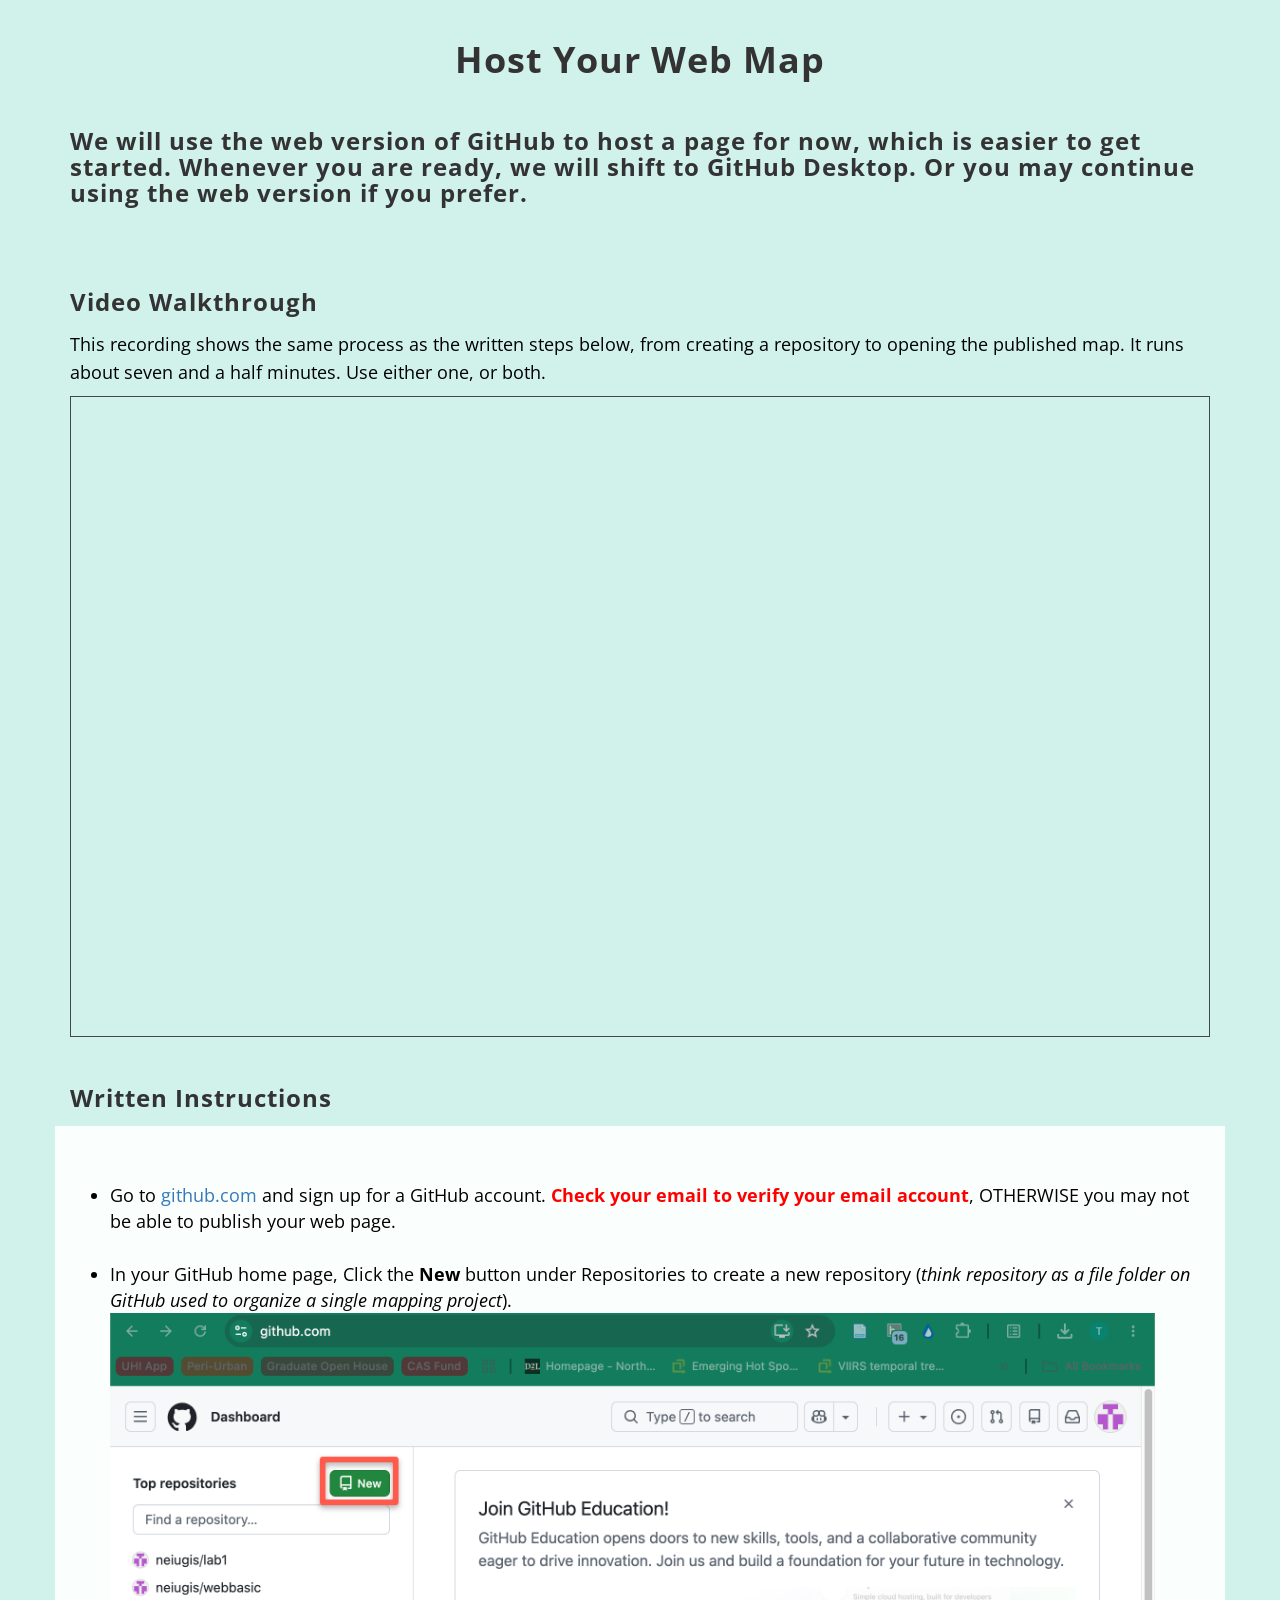
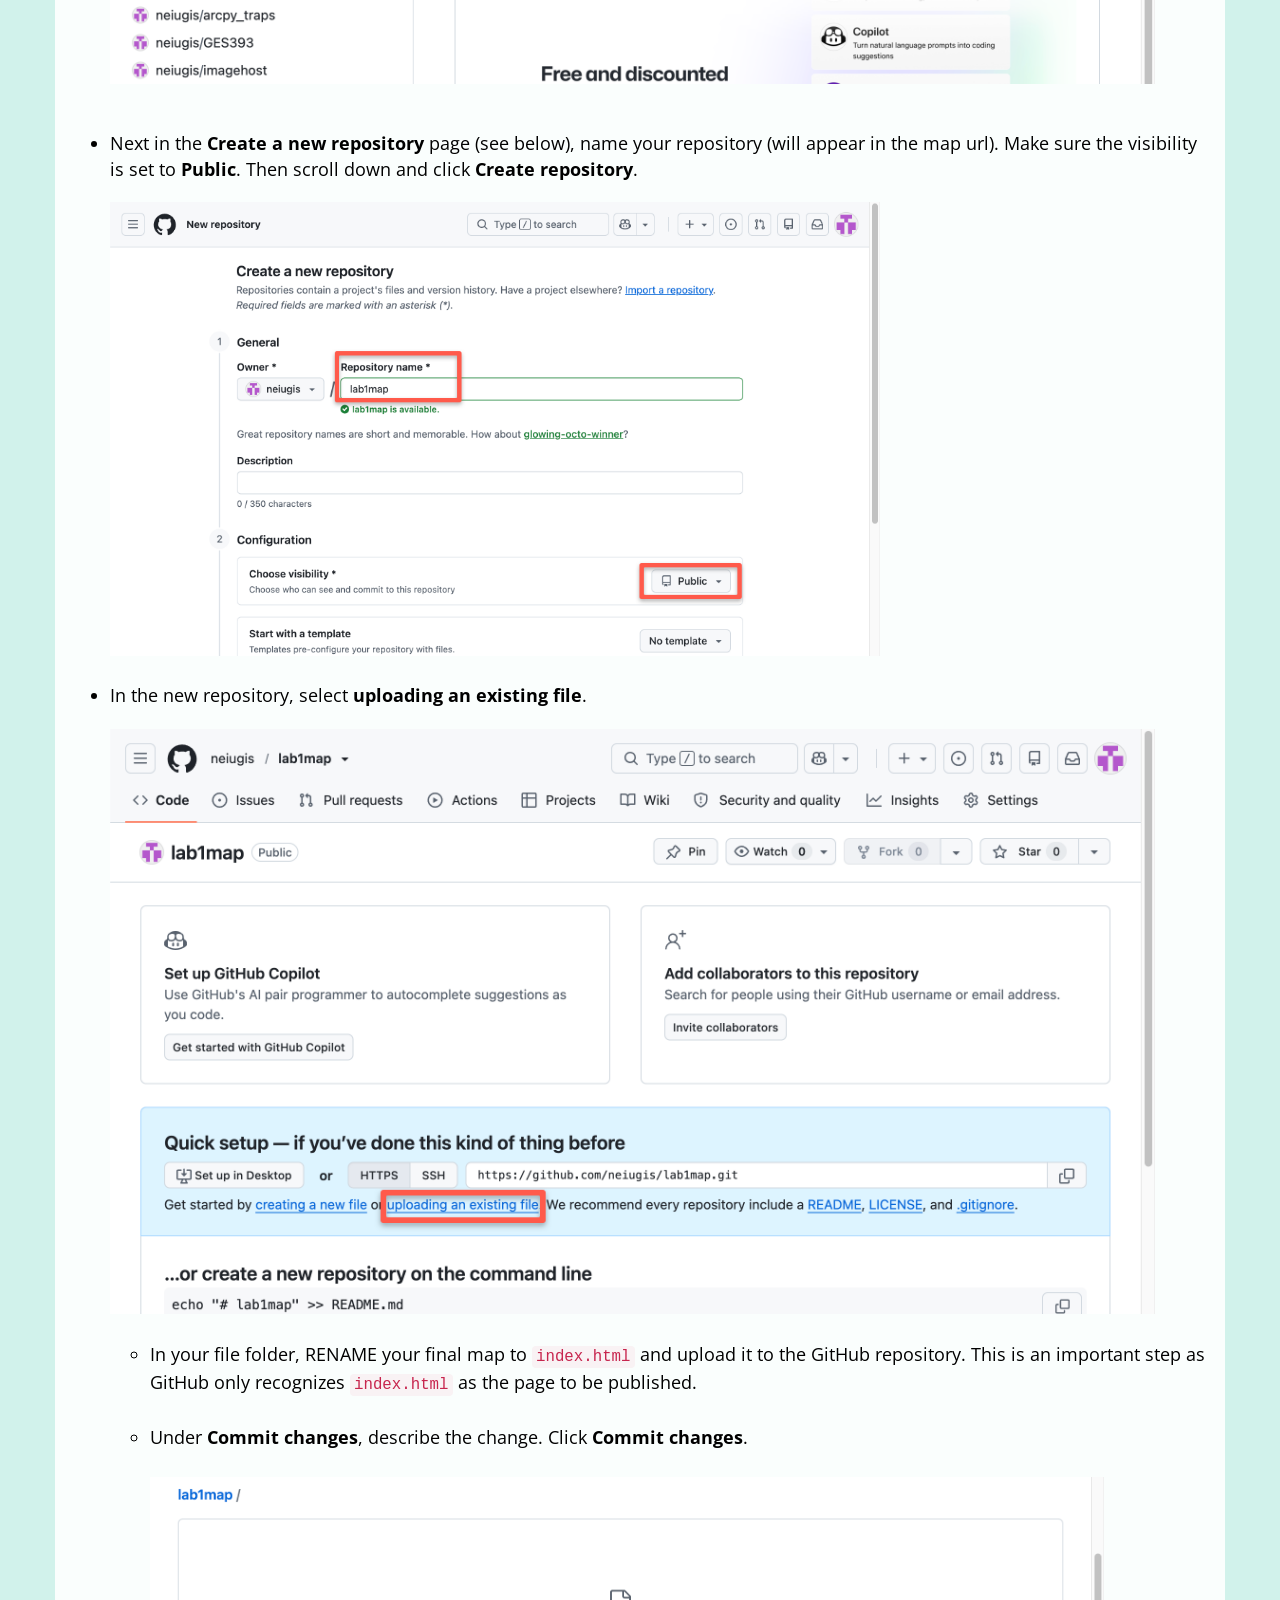
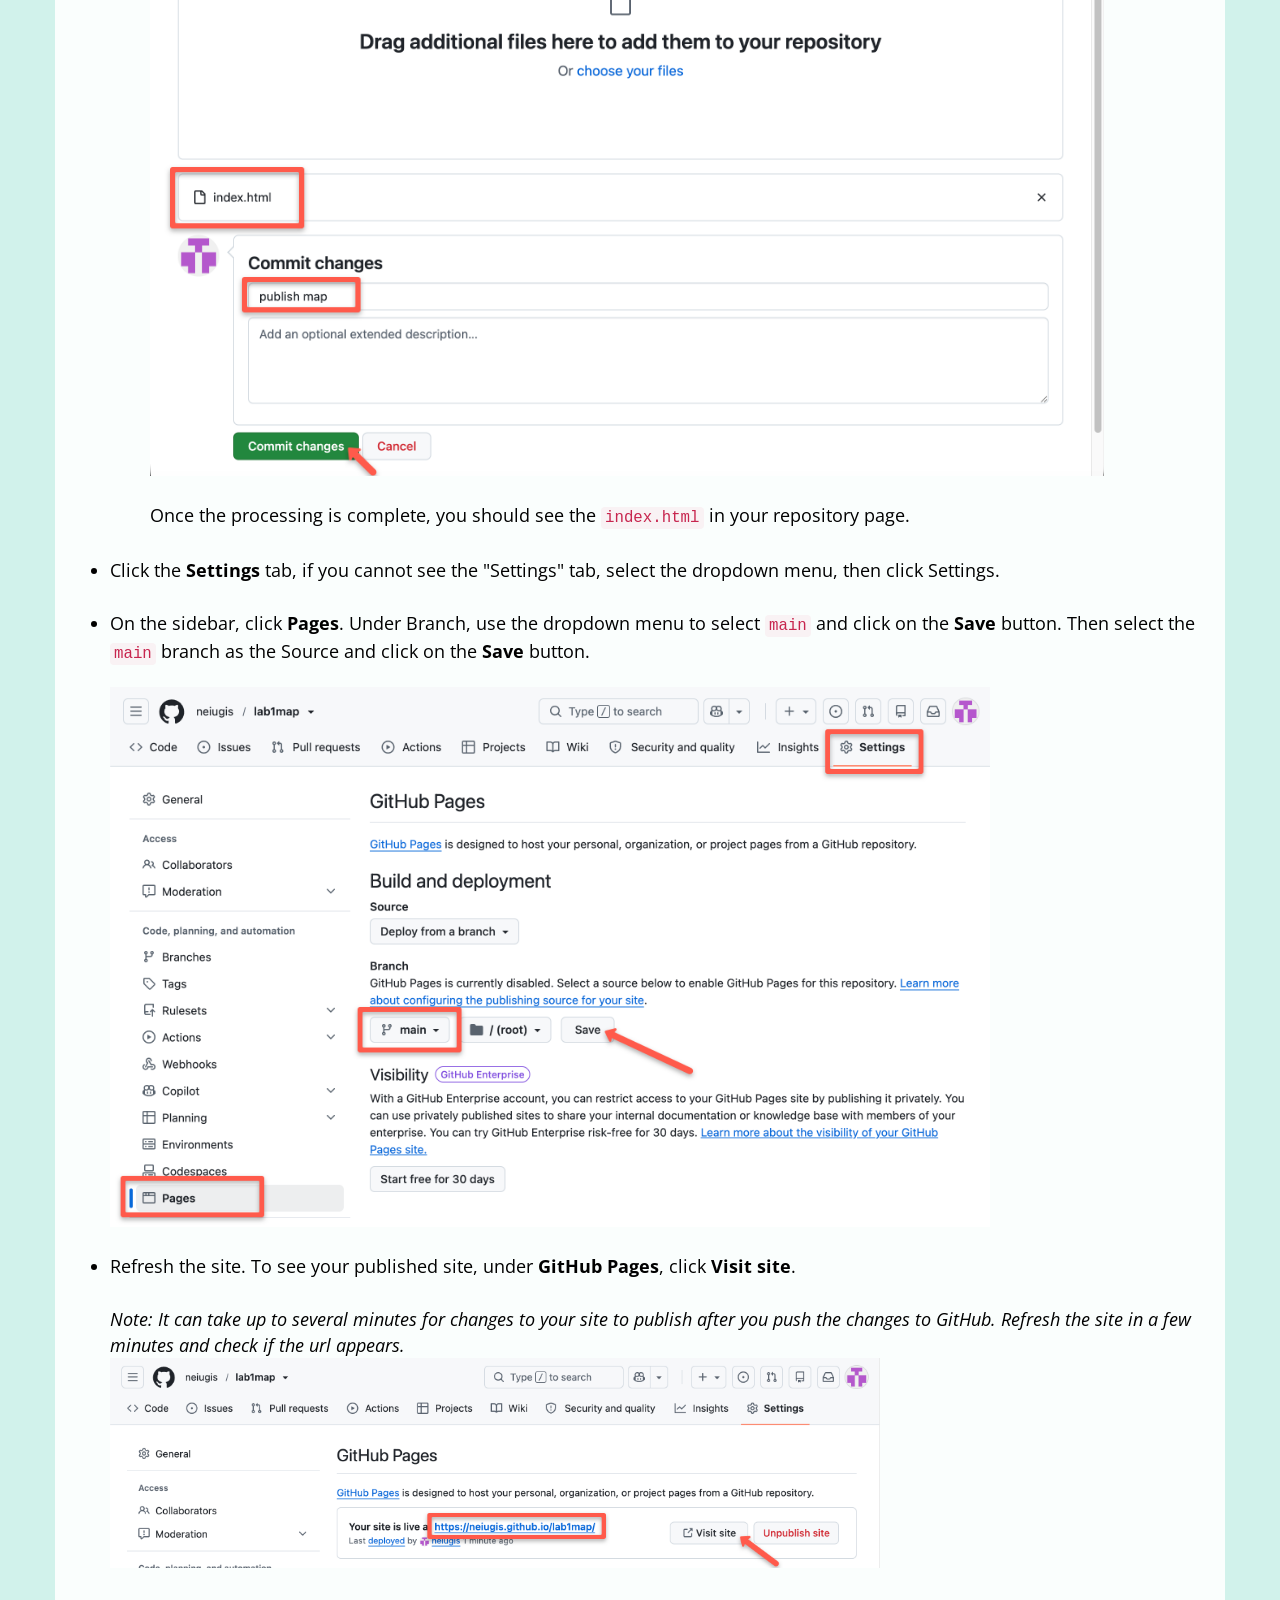
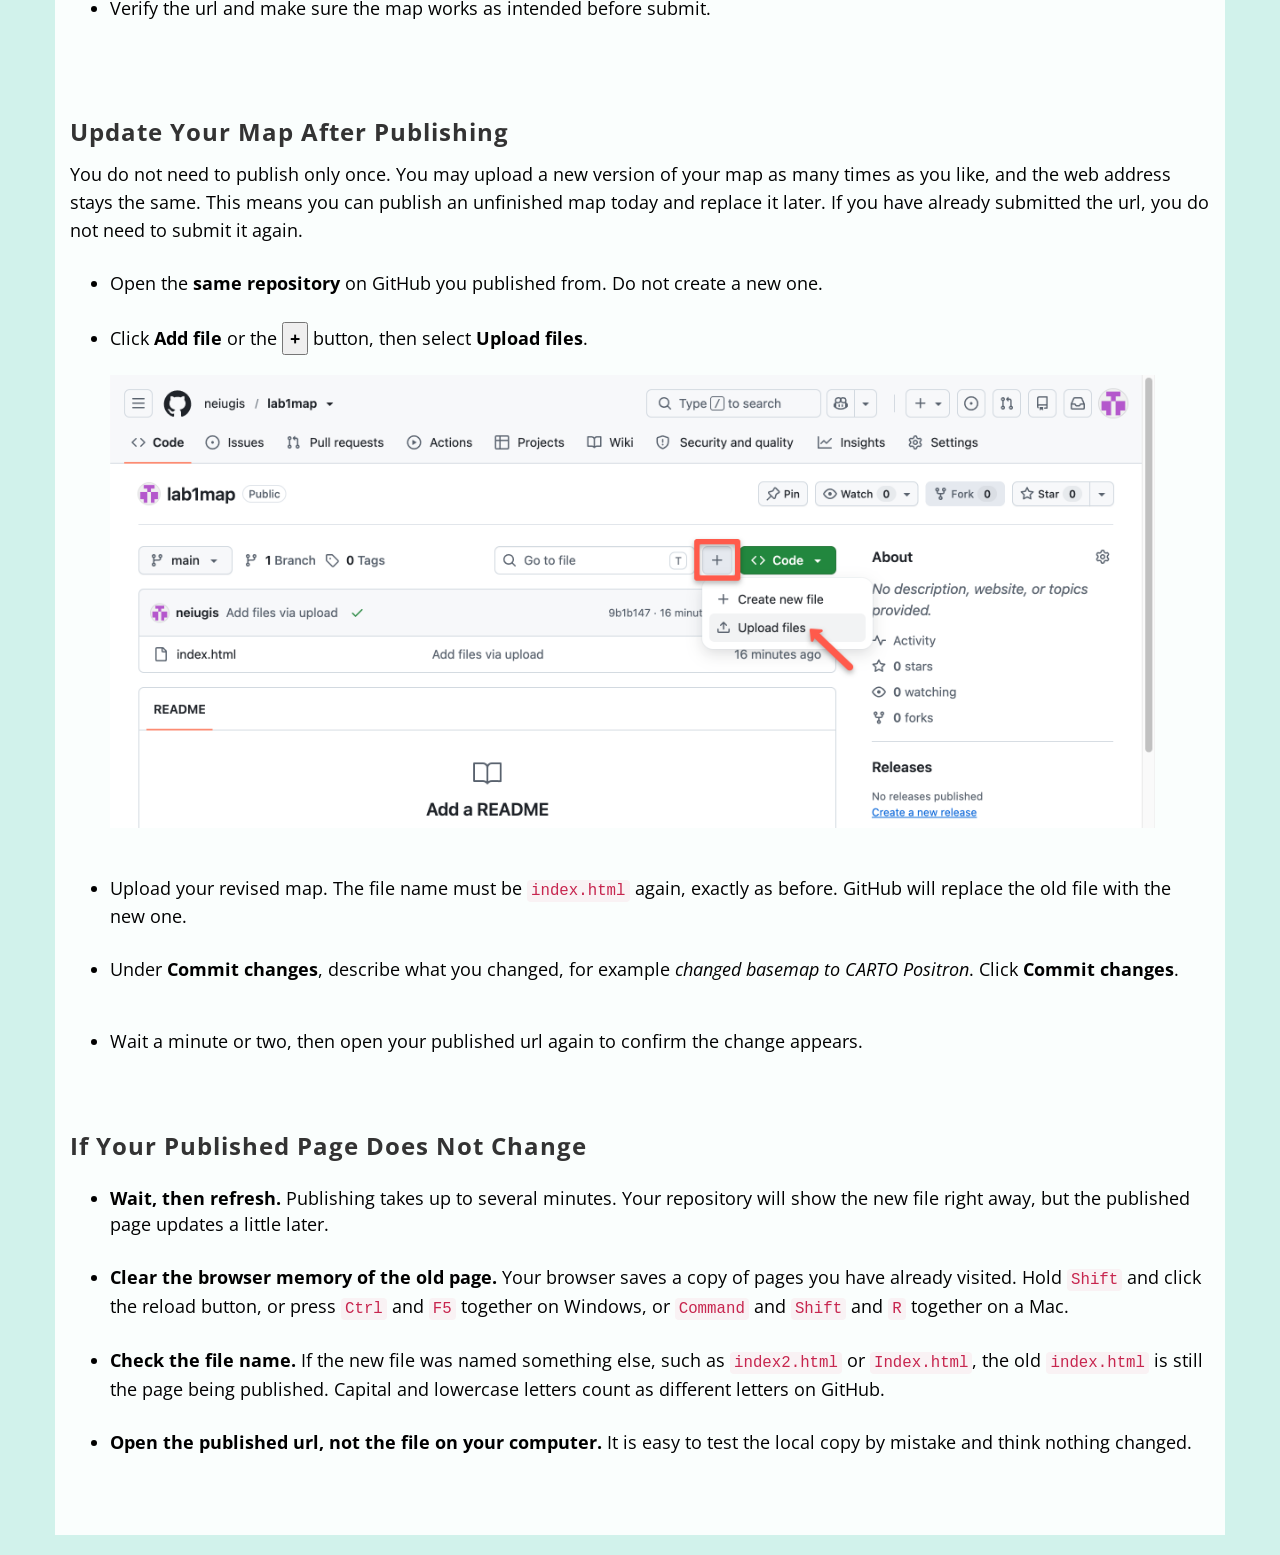
<file: index.html>
<!DOCTYPE html>
<html lang="en">

<head>

    <meta charset="utf-8">
    <meta http-equiv="X-UA-Compatible" content="IE=edge">
    <meta name="viewport" content="width=device-width, initial-scale=1">
    <meta name="description" content="">
    <meta name="author" content="">

    <title>Host your web map </title>

    <!-- Bootstrap Core CSS -->
    <link href="bootstrap.min.css" rel="stylesheet">

    <!-- Custom CSS -->
    <link href="business-casual.css" rel="stylesheet">

<!--    <link href="../font-awesome/css/font-awesome.min.css" rel="stylesheet" type="text/css">-->

    <!-- Fonts -->
    <link href="http://fonts.googleapis.com/css?family=Open+Sans:300italic,400italic,600italic,700italic,800italic,400,300,600,700,800" rel="stylesheet" type="text/css">
    <link href="http://fonts.googleapis.com/css?family=Josefin+Slab:100,300,400,600,700,100italic,300italic,400italic,600italic,700italic" rel="stylesheet" type="text/css">

    <!-- HTML5 Shim and Respond.js IE8 support of HTML5 elements and media queries -->
    <!-- WARNING: Respond.js doesn't work if you view the page via file:// -->
    <!--[if lt IE 9]>
        <script src="https://oss.maxcdn.com/libs/html5shiv/3.7.0/html5shiv.js"></script>
        <script src="https://oss.maxcdn.com/libs/respond.js/1.4.2/respond.min.js"></script>
    <![endif]-->

</head>

    <body>
<div class="container"><br>
  <h1> Host Your Web Map </h1>
  <h3> We will use the web version of GitHub to host a page for now, which is easier to get started. Whenever you are ready, we will shift to GitHub Desktop. Or you may continue using the web version if you prefer.</h3><br>
    
      <h3>Video Walkthrough</h3>
  <p>This recording shows the same process as the written steps below, from creating a repository to opening the published map. It runs about seven and a half minutes. Use either one, or both.</p>
  <div style="position: relative; width: 100%; height: 0; padding-bottom: 56.25%">
	<iframe src="https://neiu.hosted.panopto.com/Panopto/Pages/Embed.aspx?id=06adf480-1000-4a1c-913c-b4b7016a5054&autoplay=false&offerviewer=true&showtitle=true&showbrand=true&captions=false&interactivity=all" style="border: 1px solid #464646; position: absolute; top: 0; left: 0; width: 100%; height: 100%; box-sizing: border-box;" allowfullscreen allow="autoplay" aria-label="Panopto Embedded Video Player" aria-description="GitHub — Publish, Update, and Delete"></iframe>
</div>
    
    <h3>Written Instructions</h3>
  <div class="row" >
      <div class="box">
    <ul>
          <li>Go to <a href="https://github.com/" target="_blank">github.com</a> and sign up for a GitHub account. <span style="color:red; font-weight: bold">Check your email to verify your email account</span>, OTHERWISE you may not be able to publish your web page.</li>

          <li>In your GitHub home page, Click the <b>New</b> button under Repositories to create a new repository (<i>think repository as a file folder on GitHub used to organize a single mapping project</i>).</li><img src="img/new.png" width=95%>
<br><br>
          <li>Next in the <b>Create a new repository</b> page (see below), name your repository (will appear in the map url). Make sure the visibility is set to <b>Public</b>. Then scroll down and click <b>Create repository</b>.
         </li> <br><img src="img/newrepo.png" width=70%>
        
<!--
         <li>In your new repository page, click <b>Branch: master</b>, and create a new branch <code>gh-pages</code>.<br><br> <img src="img/ghpage.png" width=95%>
             <br><br>A <b>branch</b> is a parallel version of a repository.  For the webpage, we need to create a new branch called <code>gh-pages</code>. Note this is the <b>only branch name</b> that GitHub would recognize as a page to display. If you mis-spelled the name, it wouldn't work. 
<br><br>
No worries if the idea of branch doesn't make sense to you at this point (we will explain the details in class on September 5), just follow the instructions below.</li>
-->
        
          <li>In the new repository, select <b>uploading an existing file</b>.</li><br><img src="img/upload.png" width=95%>
        <ul>
            <li>In your file folder, RENAME your final map to <code>index.html</code> and upload it to the GitHub repository. This is an important step as GitHub only recognizes <code>index.html</code> as the page to be published. </li>
            <li>Under <b>Commit changes</b>, describe the change.  Click <b>Commit changes</b>. <br><br><img src="img/commit.png" width=90%><br><br>Once the processing is complete, you should see the <code>index.html</code> in your repository page.</li>
        </ul>
        <li>Click the <b>Settings</b> tab, if you cannot see the "Settings" tab, select the  dropdown menu, then click Settings. </li>
        <li>On the sidebar, click <b>Pages</b>. Under Branch, use the dropdown menu to select <code>main</code> and click on the <b>Save</b> button. Then select the <code>main</code> branch as the Source and click on the <b>Save</b> button. <br>
             </li><br><img src="img/pages.png" width=80%>
        <li>Refresh the site. To see your published site, under <b>GitHub Pages</b>, click <b>Visit site</b>. <br><br> <i>Note: It can take up to several minutes for changes to your site to publish after you push the changes to GitHub. Refresh the site in a few minutes and check if the url appears.</i><br>
            <img src="img/url.png" width=70%><br>
        </li>
        <li>Verify the url and make sure the map works as intended before submit.</li>
        
          </ul><br><br>

  <h3>Update Your Map After Publishing</h3>
  <p>You do not need to publish only once. You may upload a new version of your map as many times as you like, and the web address stays the same. This means you can publish an unfinished map today and replace it later. If you have already submitted the url, you do not need to submit it again.</p>
    <ul>
        <li>Open the <b>same repository</b> on GitHub you published from. Do not create a new one.</li>
        <li>Click <b>Add file</b> or the <b><button>+</button></b> button, then select <b>Upload files</b>.</li><br><img src="img/addfile.png" width=95%><br><br>
        <li>Upload your revised map. The file name must be <code>index.html</code> again, exactly as before. GitHub will replace the old file with the new one.</li>
        <li>Under <b>Commit changes</b>, describe what you changed, for example <i>changed basemap to CARTO Positron</i>. Click <b>Commit changes</b>.</li><br>
        <li>Wait a minute or two, then open your published url again to confirm the change appears.</li>
    </ul><br>

  <h3>If Your Published Page Does Not Change</h3>
    <ul>
        <li><b>Wait, then refresh.</b> Publishing takes up to several minutes. Your repository will show the new file right away, but the published page updates a little later.</li>
        <li><b>Clear the browser memory of the old page.</b> Your browser saves a copy of pages you have already visited. Hold <code>Shift</code> and click the reload button, or press <code>Ctrl</code> and <code>F5</code> together on Windows, or <code>Command</code> and <code>Shift</code> and <code>R</code> together on a Mac.</li>
        <li><b>Check the file name.</b> If the new file was named something else, such as <code>index2.html</code> or <code>Index.html</code>, the old <code>index.html</code> is still the page being published. Capital and lowercase letters count as different letters on GitHub.</li>
        <li><b>Open the published url, not the file on your computer.</b> It is easy to test the local copy by mistake and think nothing changed.</li>
    </ul><br><br>
      </div>
      </div>
        </div>
   </body>
</html>
</file>
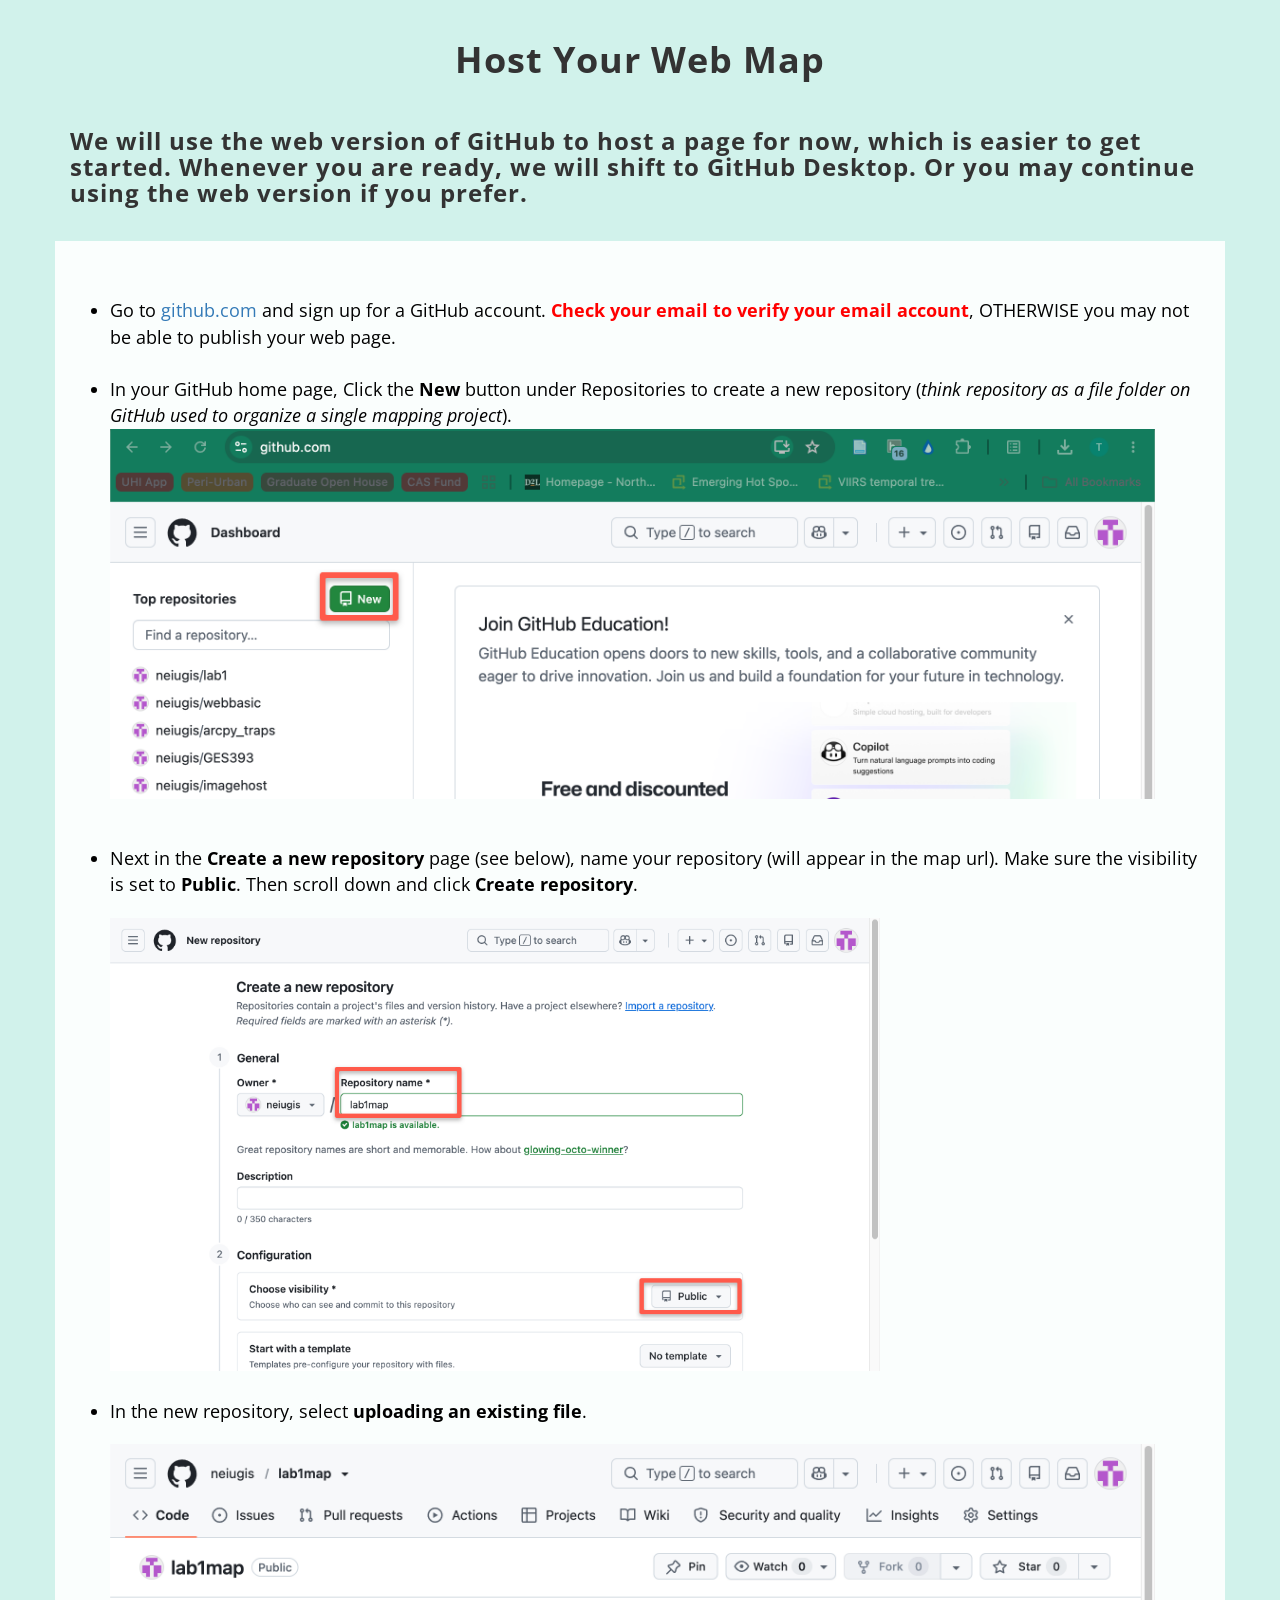
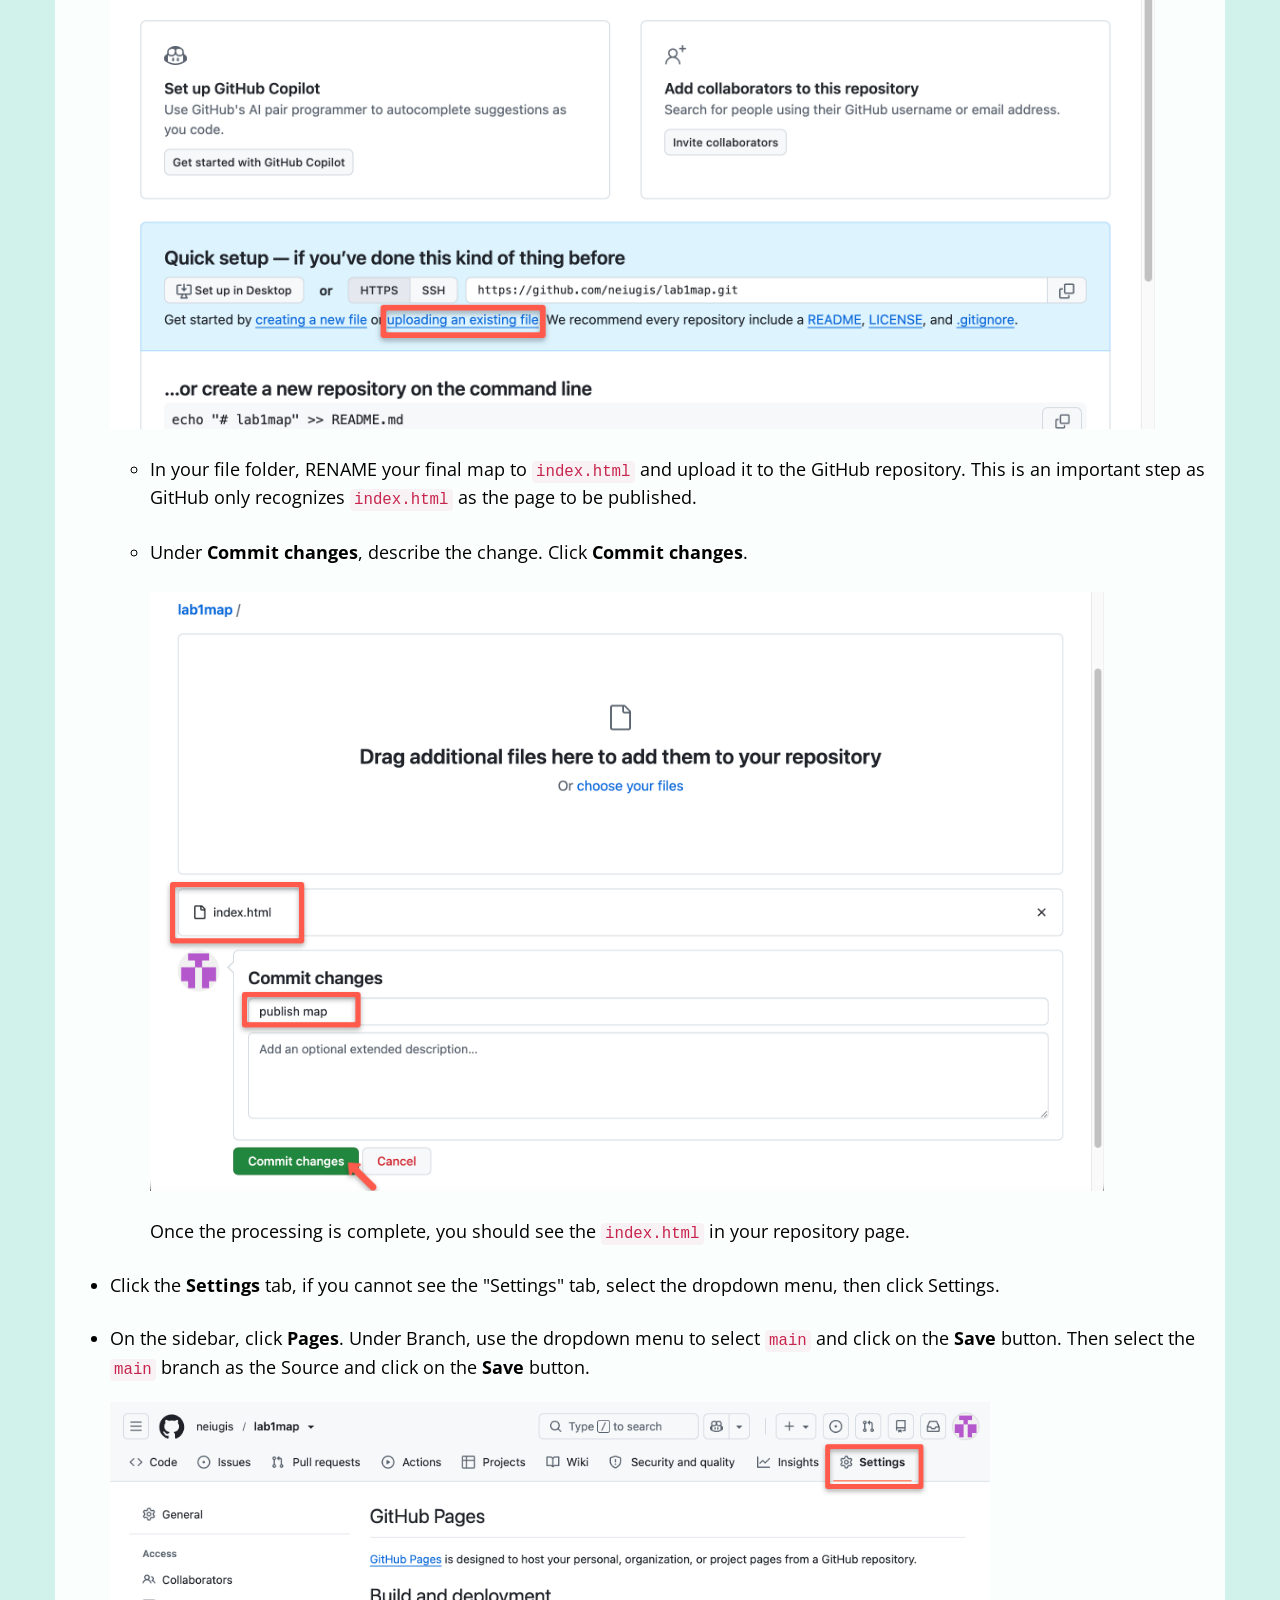
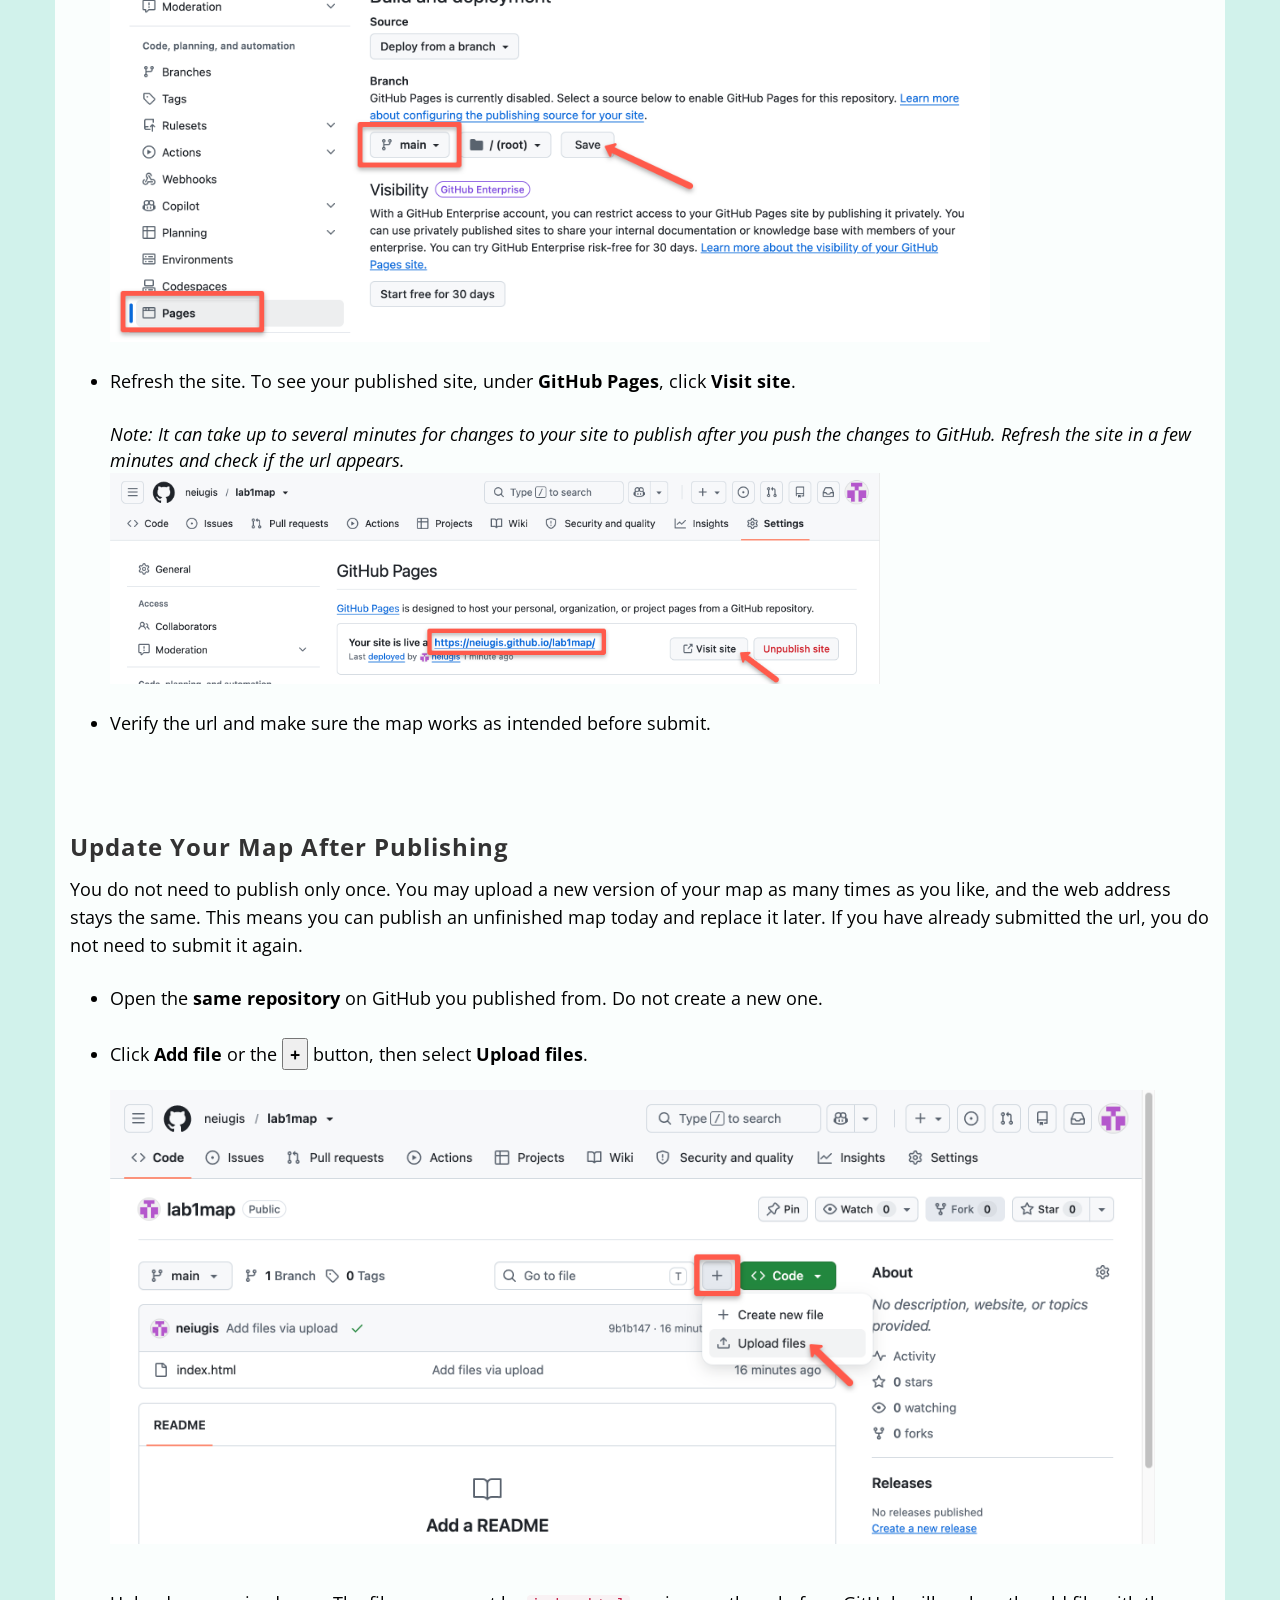
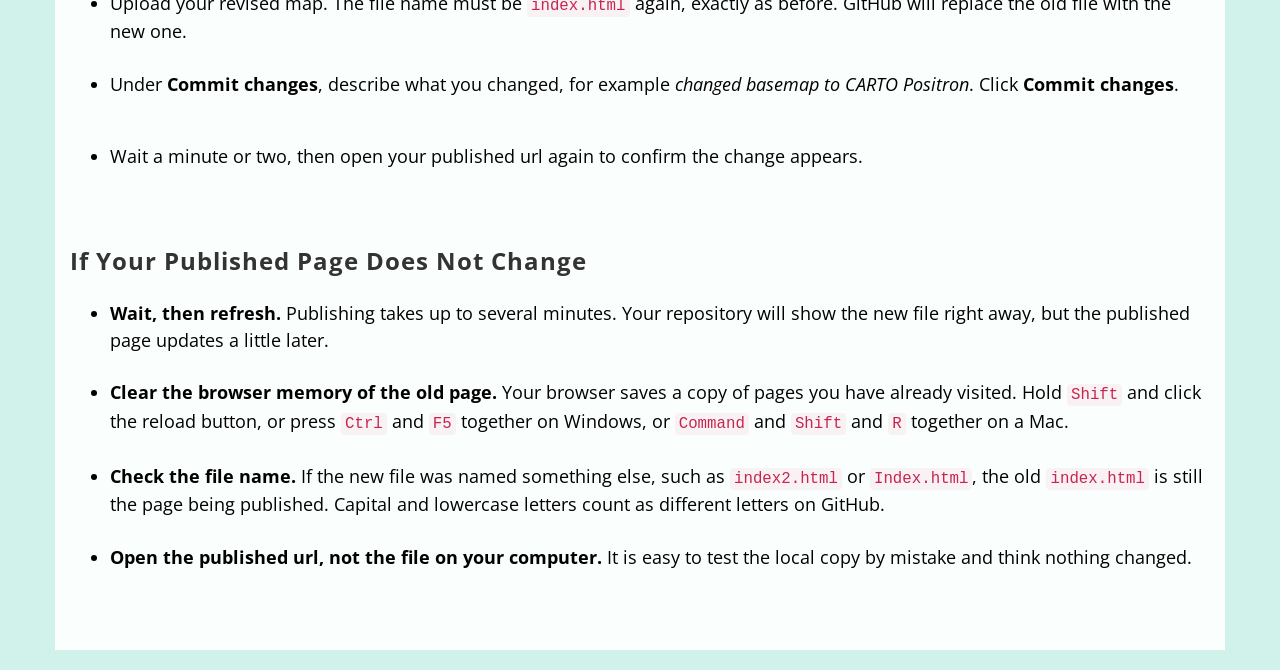
<file: index1.html>
<!DOCTYPE html>
<html lang="en">

<head>

    <meta charset="utf-8">
    <meta http-equiv="X-UA-Compatible" content="IE=edge">
    <meta name="viewport" content="width=device-width, initial-scale=1">
    <meta name="description" content="">
    <meta name="author" content="">

    <title>Host your web map </title>

    <!-- Bootstrap Core CSS -->
    <link href="bootstrap.min.css" rel="stylesheet">

    <!-- Custom CSS -->
    <link href="business-casual.css" rel="stylesheet">

<!--    <link href="../font-awesome/css/font-awesome.min.css" rel="stylesheet" type="text/css">-->

    <!-- Fonts -->
    <link href="http://fonts.googleapis.com/css?family=Open+Sans:300italic,400italic,600italic,700italic,800italic,400,300,600,700,800" rel="stylesheet" type="text/css">
    <link href="http://fonts.googleapis.com/css?family=Josefin+Slab:100,300,400,600,700,100italic,300italic,400italic,600italic,700italic" rel="stylesheet" type="text/css">

    <!-- HTML5 Shim and Respond.js IE8 support of HTML5 elements and media queries -->
    <!-- WARNING: Respond.js doesn't work if you view the page via file:// -->
    <!--[if lt IE 9]>
        <script src="https://oss.maxcdn.com/libs/html5shiv/3.7.0/html5shiv.js"></script>
        <script src="https://oss.maxcdn.com/libs/respond.js/1.4.2/respond.min.js"></script>
    <![endif]-->

</head>

    <body>
<div class="container"><br>
  <h1> Host Your Web Map </h1>
  <h3> We will use the web version of GitHub to host a page for now, which is easier to get started. Whenever you are ready, we will shift to GitHub Desktop. Or you may continue using the web version if you prefer.</h3><br>
  <div class="row" >
      <div class="box">
    <ul>
          <li>Go to <a href="https://github.com/" target="_blank">github.com</a> and sign up for a GitHub account. <span style="color:red; font-weight: bold">Check your email to verify your email account</span>, OTHERWISE you may not be able to publish your web page.</li>

          <li>In your GitHub home page, Click the <b>New</b> button under Repositories to create a new repository (<i>think repository as a file folder on GitHub used to organize a single mapping project</i>).</li><img src="img/new.png" width=95%>
<br><br>
          <li>Next in the <b>Create a new repository</b> page (see below), name your repository (will appear in the map url). Make sure the visibility is set to <b>Public</b>. Then scroll down and click <b>Create repository</b>.
         </li> <br><img src="img/newrepo.png" width=70%>
        
<!--
         <li>In your new repository page, click <b>Branch: master</b>, and create a new branch <code>gh-pages</code>.<br><br> <img src="img/ghpage.png" width=95%>
             <br><br>A <b>branch</b> is a parallel version of a repository.  For the webpage, we need to create a new branch called <code>gh-pages</code>. Note this is the <b>only branch name</b> that GitHub would recognize as a page to display. If you mis-spelled the name, it wouldn't work. 
<br><br>
No worries if the idea of branch doesn't make sense to you at this point (we will explain the details in class on September 5), just follow the instructions below.</li>
-->
        
          <li>In the new repository, select <b>uploading an existing file</b>.</li><br><img src="img/upload.png" width=95%>
        <ul>
            <li>In your file folder, RENAME your final map to <code>index.html</code> and upload it to the GitHub repository. This is an important step as GitHub only recognizes <code>index.html</code> as the page to be published. </li>
            <li>Under <b>Commit changes</b>, describe the change.  Click <b>Commit changes</b>. <br><br><img src="img/commit.png" width=90%><br><br>Once the processing is complete, you should see the <code>index.html</code> in your repository page.</li>
        </ul>
        <li>Click the <b>Settings</b> tab, if you cannot see the "Settings" tab, select the  dropdown menu, then click Settings. </li>
        <li>On the sidebar, click <b>Pages</b>. Under Branch, use the dropdown menu to select <code>main</code> and click on the <b>Save</b> button. Then select the <code>main</code> branch as the Source and click on the <b>Save</b> button. <br>
             </li><br><img src="img/pages.png" width=80%>
        <li>Refresh the site. To see your published site, under <b>GitHub Pages</b>, click <b>Visit site</b>. <br><br> <i>Note: It can take up to several minutes for changes to your site to publish after you push the changes to GitHub. Refresh the site in a few minutes and check if the url appears.</i><br>
            <img src="img/url.png" width=70%><br>
        </li>
        <li>Verify the url and make sure the map works as intended before submit.</li>
        
          </ul><br><br>

  <h3>Update Your Map After Publishing</h3>
  <p>You do not need to publish only once. You may upload a new version of your map as many times as you like, and the web address stays the same. This means you can publish an unfinished map today and replace it later. If you have already submitted the url, you do not need to submit it again.</p>
    <ul>
        <li>Open the <b>same repository</b> on GitHub you published from. Do not create a new one.</li>
        <li>Click <b>Add file</b> or the <b><button>+</button></b> button, then select <b>Upload files</b>.</li><br><img src="img/addfile.png" width=95%><br><br>
        <li>Upload your revised map. The file name must be <code>index.html</code> again, exactly as before. GitHub will replace the old file with the new one.</li>
        <li>Under <b>Commit changes</b>, describe what you changed, for example <i>changed basemap to CARTO Positron</i>. Click <b>Commit changes</b>.</li><br>
        <li>Wait a minute or two, then open your published url again to confirm the change appears.</li>
    </ul><br>

  <h3>If Your Published Page Does Not Change</h3>
    <ul>
        <li><b>Wait, then refresh.</b> Publishing takes up to several minutes. Your repository will show the new file right away, but the published page updates a little later.</li>
        <li><b>Clear the browser memory of the old page.</b> Your browser saves a copy of pages you have already visited. Hold <code>Shift</code> and click the reload button, or press <code>Ctrl</code> and <code>F5</code> together on Windows, or <code>Command</code> and <code>Shift</code> and <code>R</code> together on a Mac.</li>
        <li><b>Check the file name.</b> If the new file was named something else, such as <code>index2.html</code> or <code>Index.html</code>, the old <code>index.html</code> is still the page being published. Capital and lowercase letters count as different letters on GitHub.</li>
        <li><b>Open the published url, not the file on your computer.</b> It is easy to test the local copy by mistake and think nothing changed.</li>
    </ul><br><br>
      </div>
      </div>
        </div>
   </body>
</html>
</file>
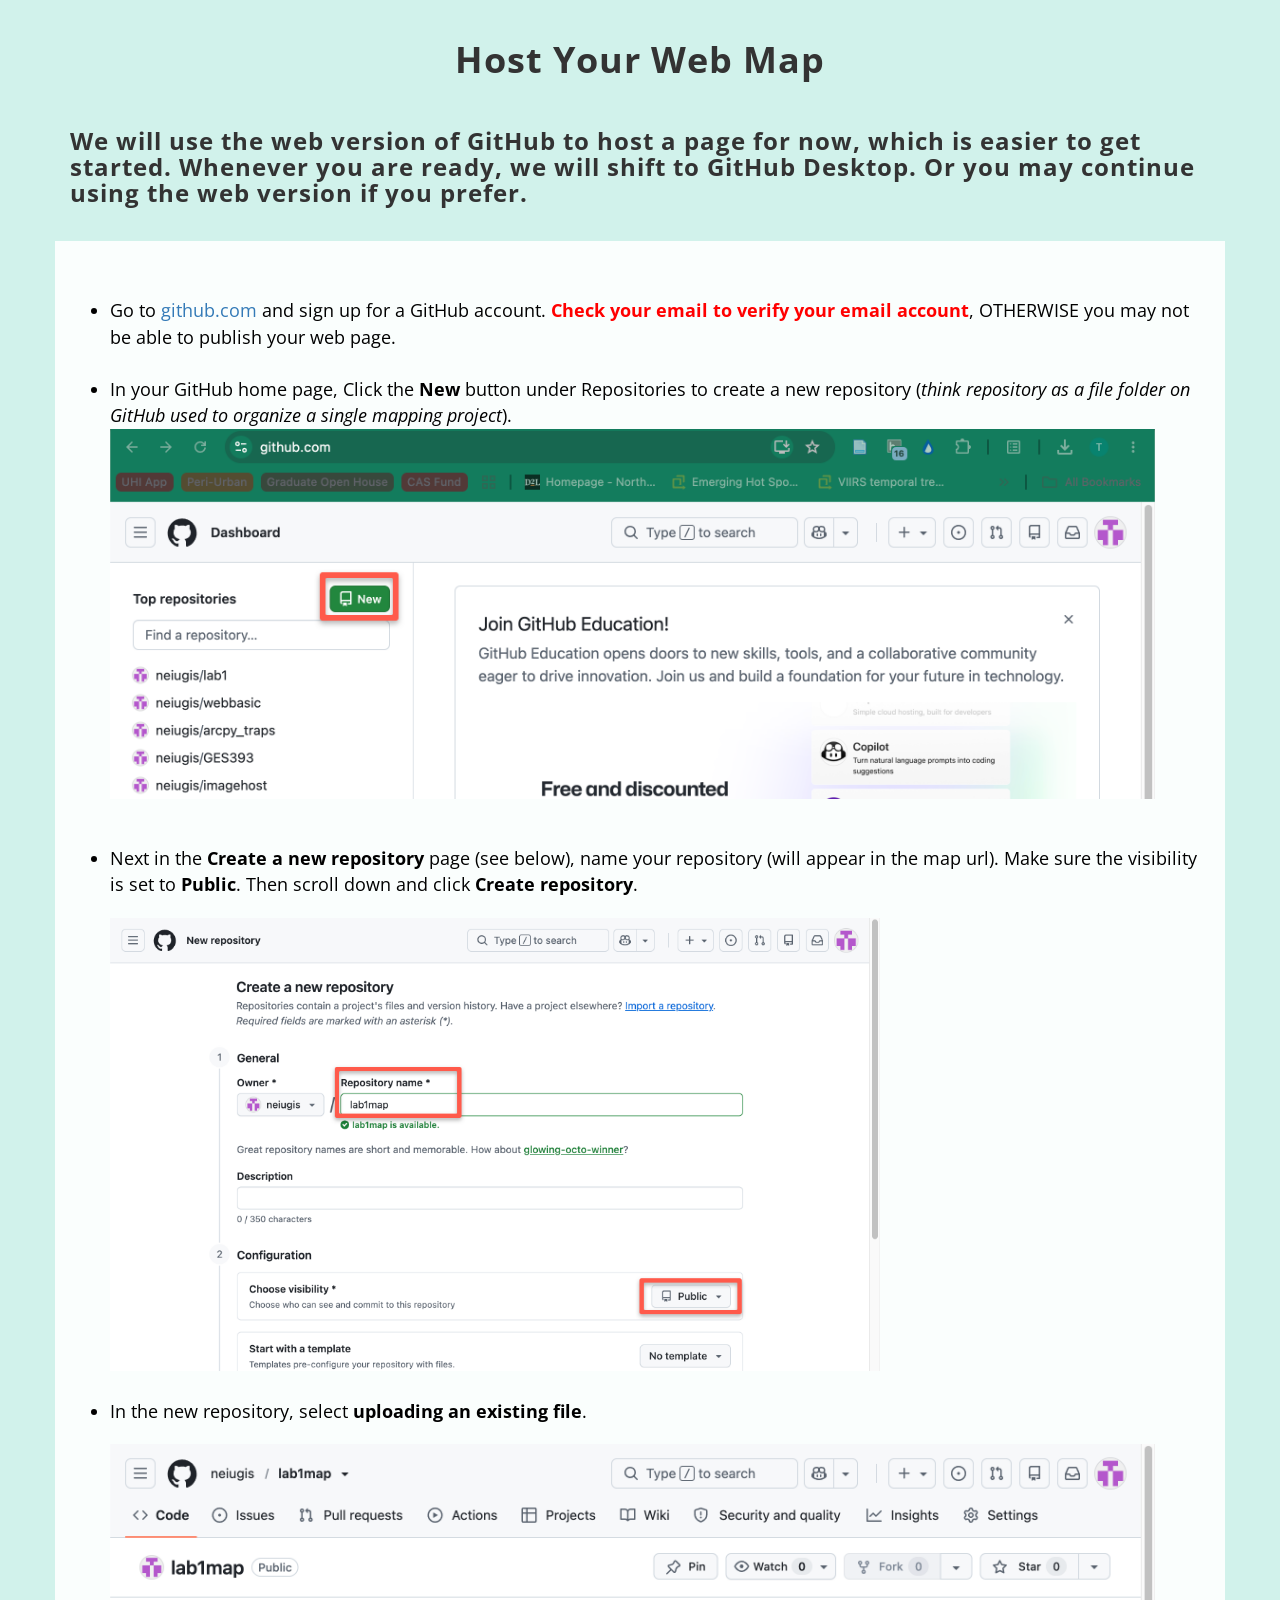
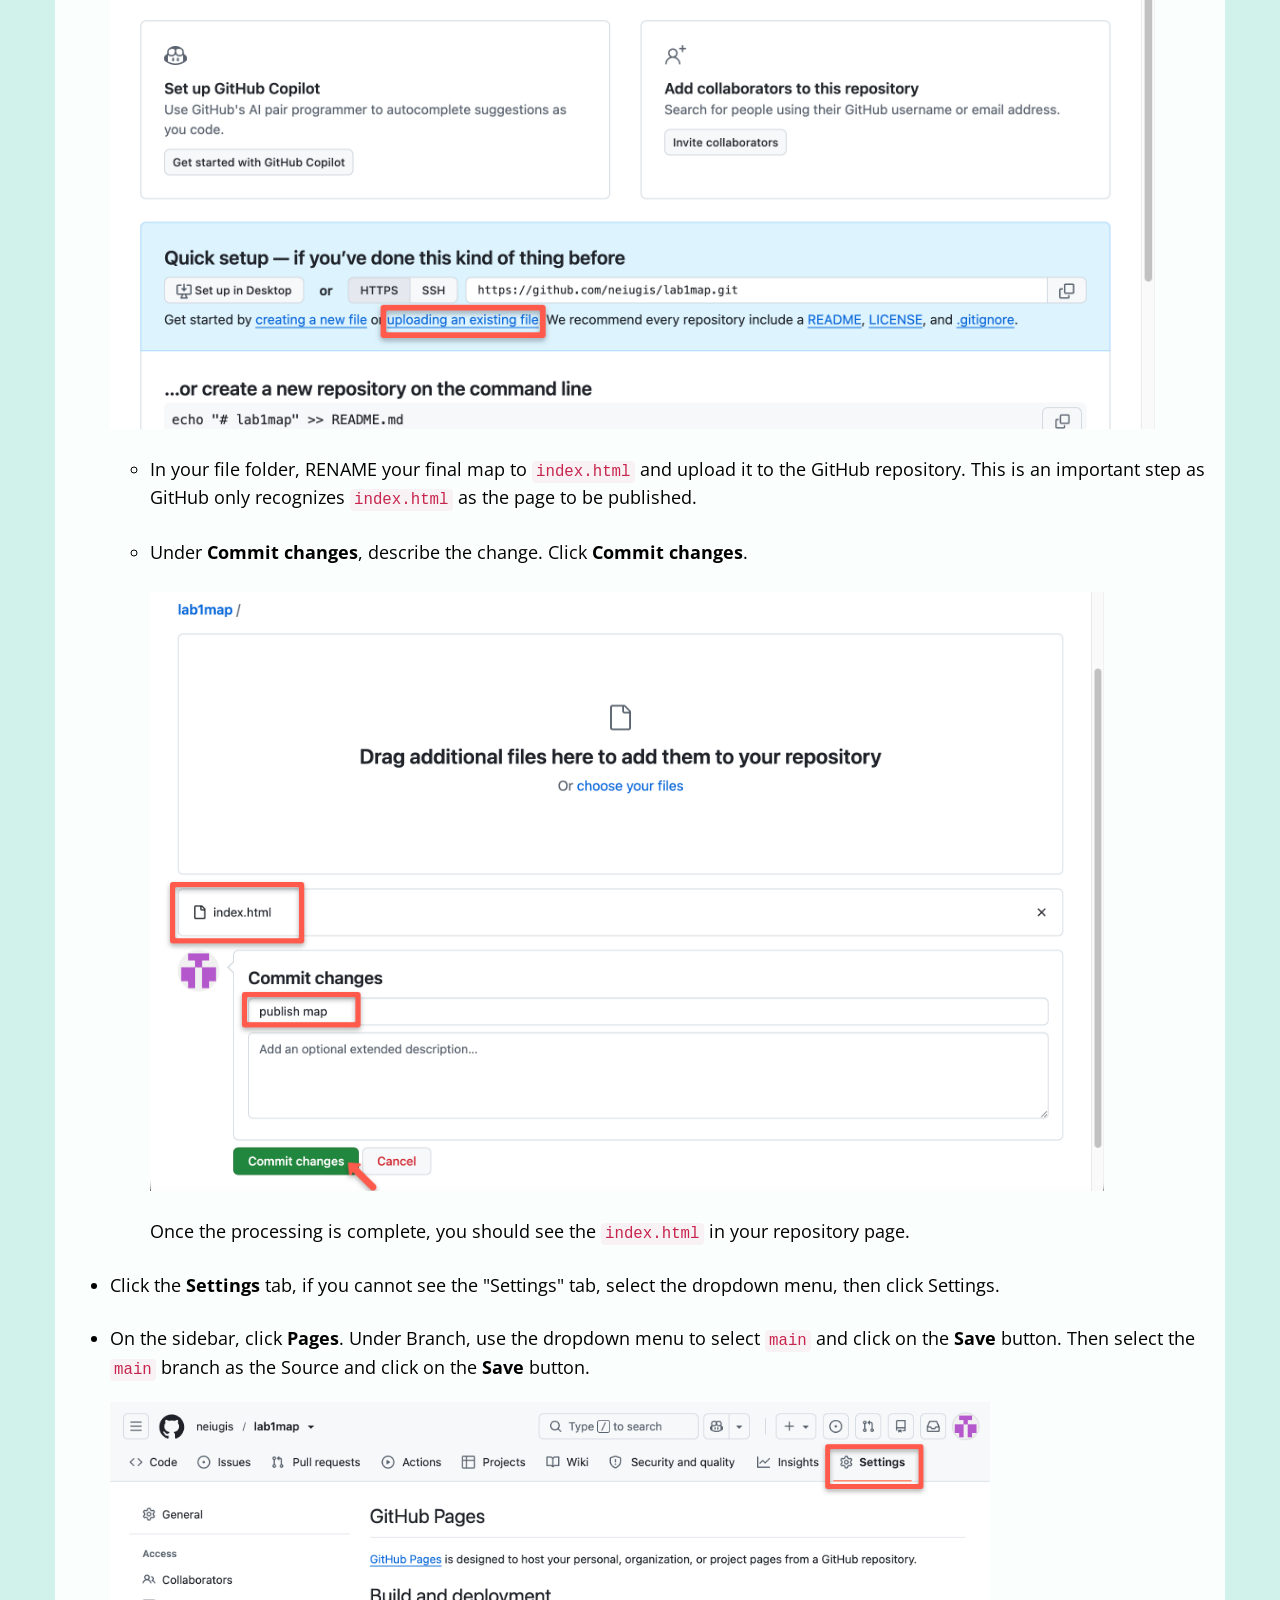
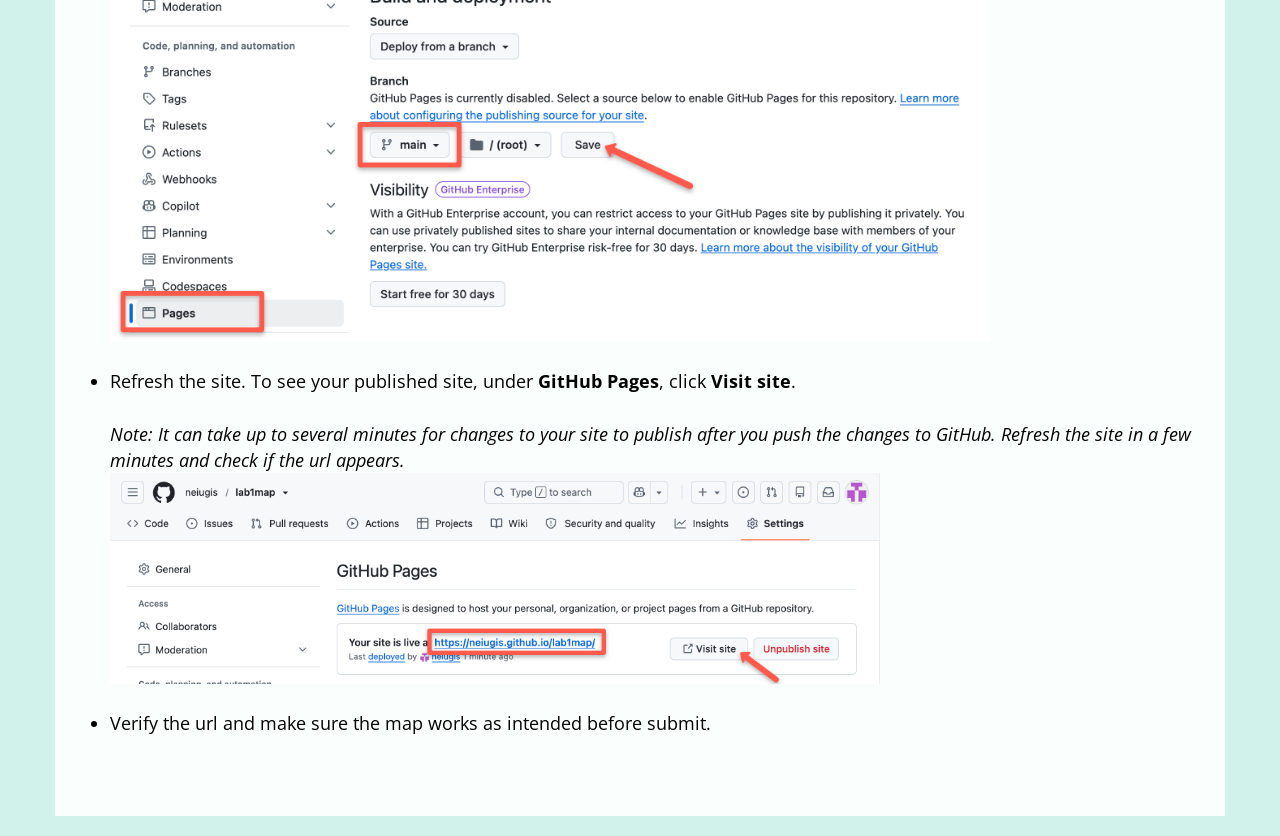
<file: index_.html>
<!DOCTYPE html>
<html lang="en">

<head>

    <meta charset="utf-8">
    <meta http-equiv="X-UA-Compatible" content="IE=edge">
    <meta name="viewport" content="width=device-width, initial-scale=1">
    <meta name="description" content="">
    <meta name="author" content="">

    <title>Host your web map </title>

    <!-- Bootstrap Core CSS -->
    <link href="bootstrap.min.css" rel="stylesheet">

    <!-- Custom CSS -->
    <link href="business-casual.css" rel="stylesheet">

<!--    <link href="../font-awesome/css/font-awesome.min.css" rel="stylesheet" type="text/css">-->

    <!-- Fonts -->
    <link href="http://fonts.googleapis.com/css?family=Open+Sans:300italic,400italic,600italic,700italic,800italic,400,300,600,700,800" rel="stylesheet" type="text/css">
    <link href="http://fonts.googleapis.com/css?family=Josefin+Slab:100,300,400,600,700,100italic,300italic,400italic,600italic,700italic" rel="stylesheet" type="text/css">

    <!-- HTML5 Shim and Respond.js IE8 support of HTML5 elements and media queries -->
    <!-- WARNING: Respond.js doesn't work if you view the page via file:// -->
    <!--[if lt IE 9]>
        <script src="https://oss.maxcdn.com/libs/html5shiv/3.7.0/html5shiv.js"></script>
        <script src="https://oss.maxcdn.com/libs/respond.js/1.4.2/respond.min.js"></script>
    <![endif]-->

</head>

    <body>
<div class="container"><br>
  <h1> Host Your Web Map </h1>
  <h3> We will use the web version of GitHub to host a page for now, which is easier to get started. Whenever you are ready, we will shift to GitHub Desktop. Or you may continue using the web version if you prefer.</h3><br>
  <div class="row" >
      <div class="box">
    <ul>
          <li>Go to <a href="https://github.com/" target="_blank">github.com</a> and sign up for a GitHub account. <span style="color:red; font-weight: bold">Check your email to verify your email account</span>, OTHERWISE you may not be able to publish your web page.</li>

          <li>In your GitHub home page, Click the <b>New</b> button under Repositories to create a new repository (<i>think repository as a file folder on GitHub used to organize a single mapping project</i>).</li><img src="img/new.png" width=95%>
<br><br>
          <li>Next in the <b>Create a new repository</b> page (see below), name your repository (will appear in the map url). Make sure the visibility is set to <b>Public</b>. Then scroll down and click <b>Create repository</b>.
         </li> <br><img src="img/newrepo.png" width=70%>
        
<!--
         <li>In your new repository page, click <b>Branch: master</b>, and create a new branch <code>gh-pages</code>.<br><br> <img src="img/ghpage.png" width=95%>
             <br><br>A <b>branch</b> is a parallel version of a repository.  For the webpage, we need to create a new branch called <code>gh-pages</code>. Note this is the <b>only branch name</b> that GitHub would recognize as a page to display. If you mis-spelled the name, it wouldn't work. 
<br><br>
No worries if the idea of branch doesn't make sense to you at this point (we will explain the details in class on September 5), just follow the instructions below.</li>
-->
        
          <li>In the new repository, select <b>uploading an existing file</b>.</li><br><img src="img/upload.png" width=95%>
        <ul>
            <li>In your file folder, RENAME your final map to <code>index.html</code> and upload it to the GitHub repository. This is an important step as GitHub only recognizes <code>index.html</code> as the page to be published. </li>
            <li>Under <b>Commit changes</b>, describe the change.  Click <b>Commit changes</b>. <br><br><img src="img/commit.png" width=90%><br><br>Once the processing is complete, you should see the <code>index.html</code> in your repository page.</li>
        </ul>
        <li>Click the <b>Settings</b> tab, if you cannot see the "Settings" tab, select the  dropdown menu, then click Settings. </li>
        <li>On the sidebar, click <b>Pages</b>. Under Branch, use the dropdown menu to select <code>main</code> and click on the <b>Save</b> button. Then select the <code>main</code> branch as the Source and click on the <b>Save</b> button. <br>
             </li><br><img src="img/pages.png" width=80%>
        <li>Refresh the site. To see your published site, under <b>GitHub Pages</b>, click <b>Visit site</b>. <br><br> <i>Note: It can take up to several minutes for changes to your site to publish after you push the changes to GitHub. Refresh the site in a few minutes and check if the url appears.</i><br>
            <img src="img/url.png" width=70%><br>
        </li>
        <li>Verify the url and make sure the map works as intended before submit.</li>
        
          </ul><br><br>
      </div>
      </div>
        </div>
   </body>
</html>
</file>
<file: business-casual.css>
/*!
 * Start Bootstrap - Business Casual Bootstrap Theme (http://startbootstrap.com)
 * Code licensed under the Apache License v2.0.
 * For details, see http://www.apache.org/licenses/LICENSE-2.0.
 */

body {
    font-family: "Open Sans","Helvetica Neue",Helvetica,Arial,sans-serif;
    background: #D1F2EB ;
    -webkit-background-size: cover;
    -moz-background-size: cover;
    background-size: cover;
    -o-background-size: cover;
}

h1{
    text-align: center;
    font-family: "Open Sans","Helvetica Neue",Helvetica,Arial,sans-serif;
    font-weight: 700;
    letter-spacing: 1px;
}
h2,
h3,
h4,
h5,
h6 {
    /*text-transform: uppercase;*/
    font-family: "Open Sans","Helvetica Neue",Helvetica,Arial,sans-serif;
    font-weight: 700;
    letter-spacing: 1px;
    margin-top:2em;
    margin-bottom: 0.6em;
}

p {
    font-size: 1.25em;
    line-height: 1.6;
    color: #000;
}



hr {
    max-width: 400px;
    border-color: #999999;
}

.brand,
.address-bar {
    display: none;
}

pre{
    font-size: 0.85em;
    margin-top: 0.7em;
    margin-bottom: 1.5em;
}

li{
    font-size: 1.25em;
    line-height: 1.5;
    color: #000;
    margin-top: 1.5em;
}


.navbar-brand {
    text-transform: uppercase;
    font-weight: 900;
    letter-spacing: 2px;
}

.navbar-nav {
    text-transform: uppercase;
    font-weight: 400;
    letter-spacing: 3px;
}

.img-full {
    min-width: 100%;
    
}

.brand-before,
.brand-name {
    text-transform: capitalize;
}

.brand-before {
    margin: 15px 0;
}

.brand-name {
    margin: 0;
    font-size: 4em;
}

.tagline-divider {
    margin: 15px auto 3px;
    max-width: 250px;
    border-color: #999999;
}

.box {
    margin-bottom: 20px;
    padding: 30px 15px;
    background: #fff;
    background: rgba(255,255,255,0.9);
}

.intro-text {
    text-transform: uppercase;
    font-size: 1.25em;
    font-weight: 400;
    letter-spacing: 1px;
}

.img-border {
    float: none;
    margin: 0 auto 0;
    border: #999999 solid 1px;
}

.img-left {
    float: none;
    margin: 0 auto 0;
}

footer {
    background: #fff;
    background: rgba(255,255,255,0.9);
}

footer p {
    margin: 0;
    padding: 50px 0;
}

@media screen and (min-width:768px) {
    .brand {
        display: inherit;
        margin: 0;
        padding: 30px 0 10px;
        text-align: center;
        text-shadow: 1px 1px 2px rgba(0,0,0,0.5);
        font-family: "Josefin Slab","Helvetica Neue",Helvetica,Arial,sans-serif;
        font-size: 5em;
        font-weight: 700;
        line-height: normal;
        color: #fff;
    }

    .top-divider {
        margin-top: 0;
    }

    .img-left {
        float: left;
        margin-right: 25px;
    }

    .address-bar {
        display: inherit;
        margin: 0;
        padding: 0 0 40px;
        text-align: center;
        text-shadow: 1px 1px 2px rgba(0,0,0,0.5);
        text-transform: uppercase;
        font-size: 1.25em;
        font-weight: 400;
        letter-spacing: 3px;
        color: #fff;
    }

    .navbar {
        border-radius: 0;
    }

    .navbar-header {
        display: none;
    }

    .navbar {
        min-height: 0;
    }

    .navbar-default {
        border: none;
        background: #fff;
        background: rgba(255,255,255,0.9);
    }

    .nav>li>a {
        padding: 35px;
    }

    .navbar-nav>li>a {
        line-height: normal;
    }

    .navbar-nav {
        display: table;
        float: none;
        margin: 0 auto;
        table-layout: fixed;
        font-size: 1.25em;
    }
}

@media screen and (min-width:1200px) {
    .box:after {
        content: '';
        display: table;
        clear: both;
    }
}
</file>
